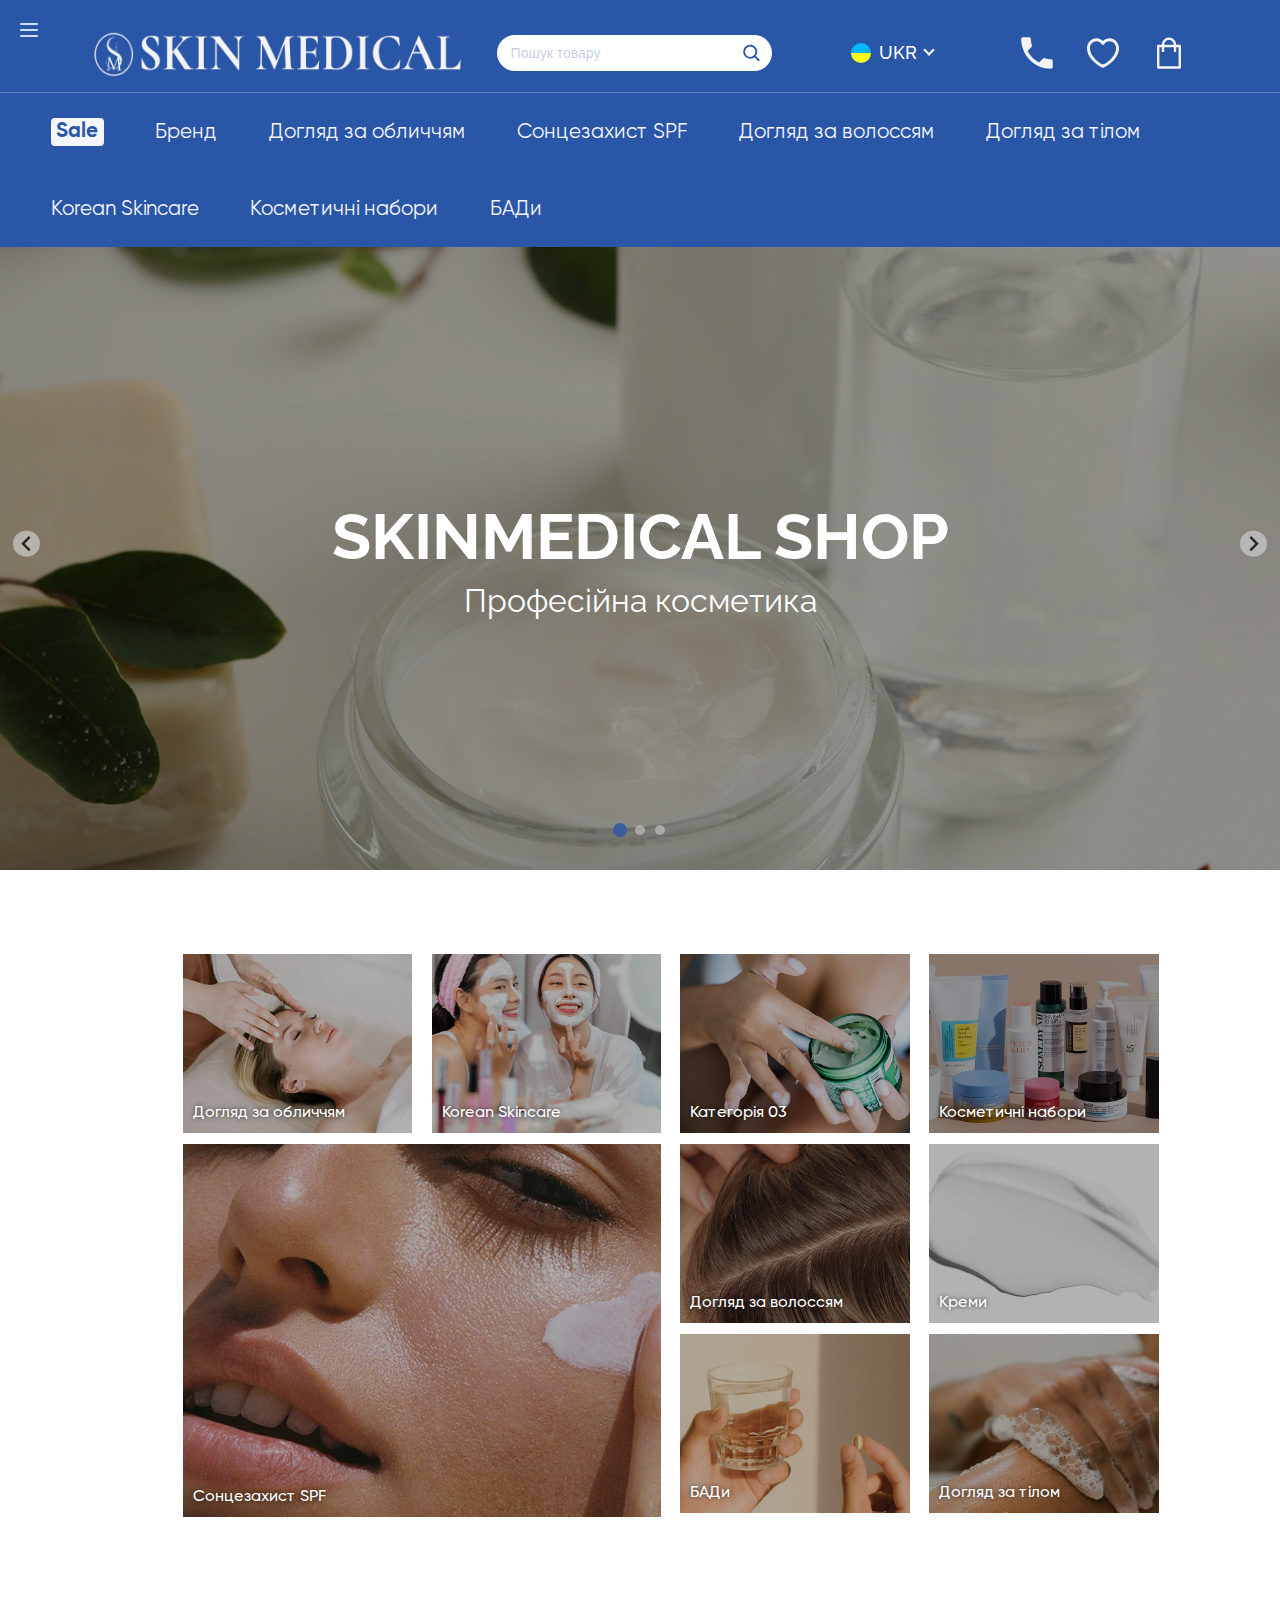
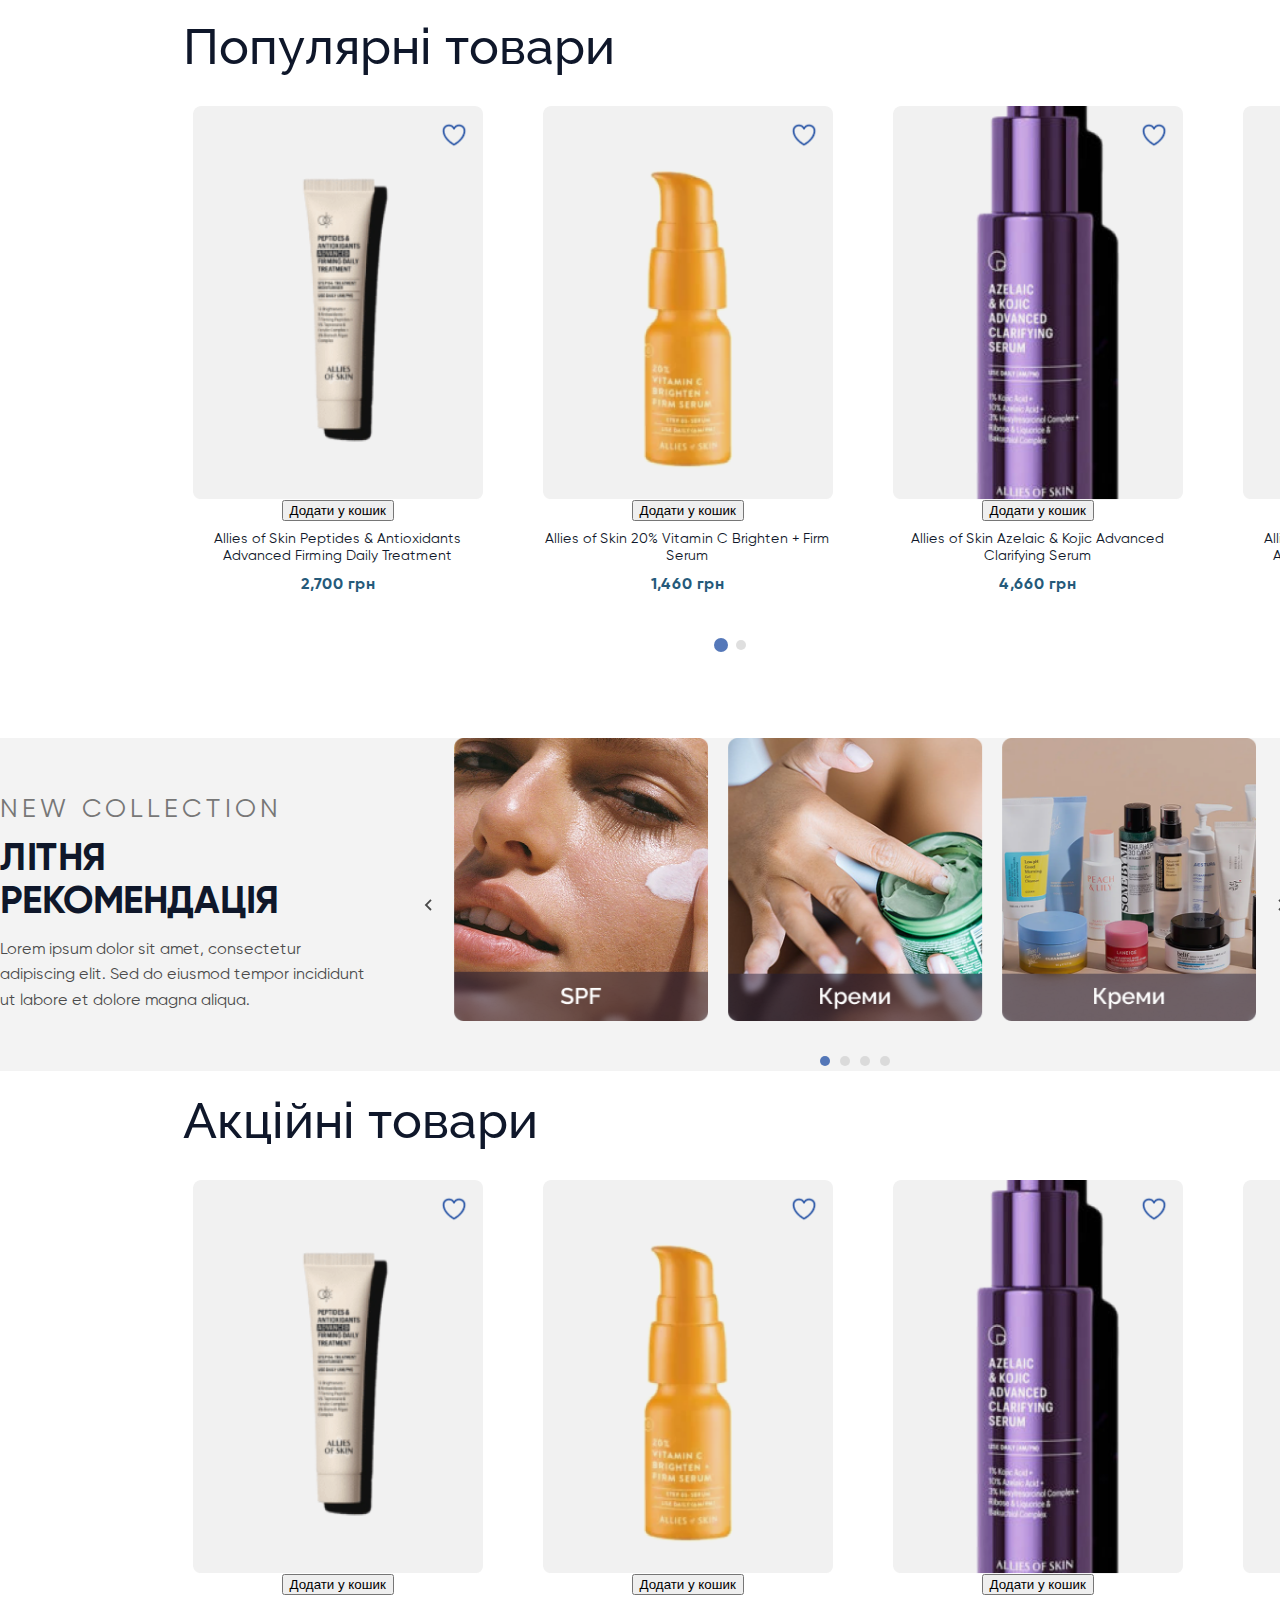
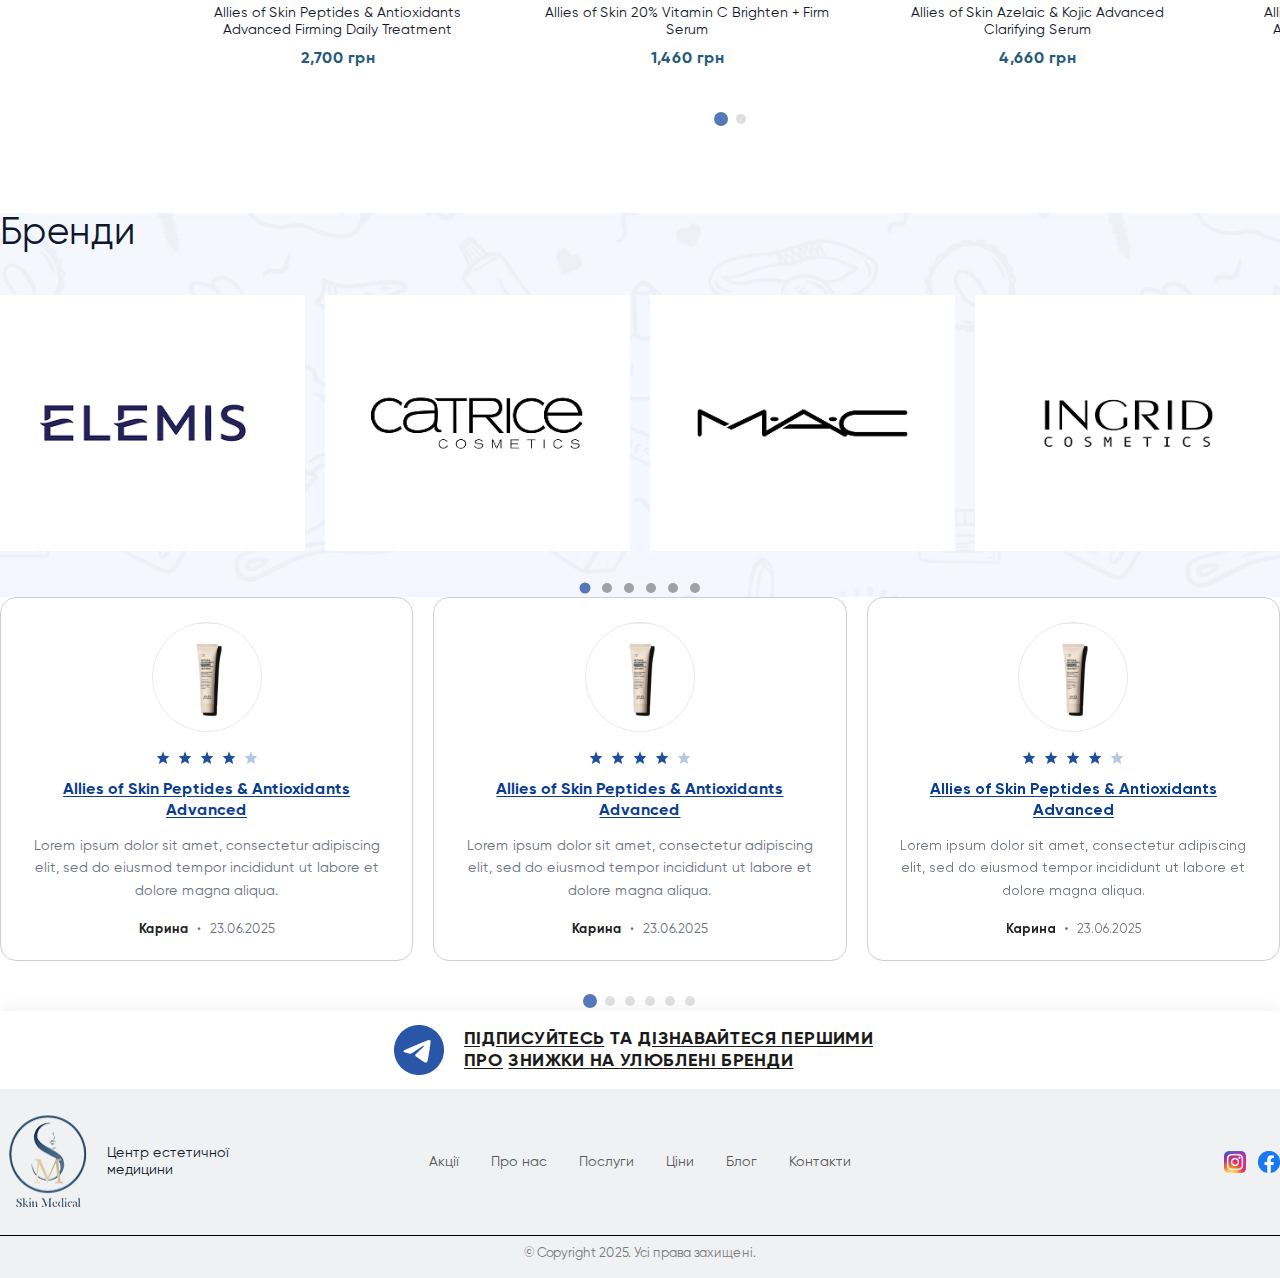
<file: index.html>
<!DOCTYPE html>
<html lang="ru">
  <head>
    <meta charset="UTF-8" />
    <meta name="viewport" content="width=device-width, initial-scale=1.0" />
    <title>SkinMedical Shop</title>
    <link rel="preconnect" href="https://fonts.googleapis.com" />
    <link rel="preconnect" href="https://fonts.gstatic.com" crossorigin />
    <link href="https://fonts.googleapis.com/css2?family=Raleway:ital,wght@0,100..900;1,100..900&display=swap" rel="stylesheet" />
    <link rel="stylesheet" href="https://cdn.jsdelivr.net/npm/@splidejs/splide@4/dist/css/splide.min.css" />
    <link rel="stylesheet" href="css/global.css" />
    <link rel="stylesheet" href="/css/header.css" />
    <link rel="stylesheet" href="/css/grid.css" />
    <link rel="stylesheet" href="/css/slider-products.css" />
    <link rel="stylesheet" href="css/rec.css" />
    <link rel="stylesheet" href="css/brands.css" />
    <link rel="stylesheet" href="css/reviews.css" />
    <link rel="stylesheet" href="css/prefooter.css" />
    <link rel="stylesheet" href="css/footer.css" />
  </head>
  <body>
    <header class="topbar">
      <div class="container topbar__row">
        <button class="burger" aria-label="menu"><span></span><span></span><span></span></button>

        <div class="topbar__left">
          <div class="search search--mobile">
            <svg class="search-icon" width="24" height="24" viewBox="0 0 23 23" xmlns="http://www.w3.org/2000/svg">
              <path
                fill="currentColor"
                d="M20.5892 19.1139L16.4359 14.9589C17.6812 13.3361 18.2626 11.3004 18.0621 9.26478C17.8617 7.22911 16.8944 5.34591 15.3565 3.99719C13.8187 2.64846 11.8254 1.93521 9.78094 2.00212C7.73652 2.06903 5.79411 2.91109 4.34771 4.35748C2.90132 5.80387 2.05926 7.74629 1.99235 9.7907C1.92544 11.8351 2.63869 13.8284 3.98742 15.3663C5.33614 16.9042 7.21935 17.8714 9.25501 18.0719C11.2907 18.2723 13.3264 17.6909 14.9491 16.4456L19.1059 20.6033C19.2035 20.7009 19.3194 20.7784 19.447 20.8312C19.5745 20.884 19.7112 20.9112 19.8493 20.9112C19.9873 20.9112 20.124 20.884 20.2516 20.8312C20.3791 20.7784 20.495 20.7009 20.5927 20.6033C20.6903 20.5057 20.7677 20.3898 20.8205 20.2622C20.8734 20.1347 20.9006 19.998 20.9006 19.8599C20.9006 19.7219 20.8734 19.5852 20.8205 19.4576C20.7677 19.3301 20.6903 19.2142 20.5927 19.1165L20.5892 19.1139ZM4.10462 10.0614C4.10462 8.88517 4.4534 7.73538 5.10687 6.75741C5.76033 5.77943 6.68913 5.01719 7.7758 4.56707C8.86247 4.11696 10.0582 3.99919 11.2118 4.22866C12.3654 4.45812 13.4251 5.02452 14.2568 5.85622C15.0885 6.68792 15.6549 7.74757 15.8843 8.90118C16.1138 10.0548 15.996 11.2505 15.5459 12.3372C15.0958 13.4239 14.3336 14.3527 13.3556 15.0061C12.3776 15.6596 11.2278 16.0084 10.0516 16.0084C8.47487 16.0067 6.96317 15.3797 5.84824 14.2647C4.73332 13.1498 4.10624 11.6381 4.10462 10.0614Z" />
            </svg>
          </div>

          <a class="logo" href="#"><img src="/images/header-logo.png" alt="Skin Medical" /></a>

          <form class="search search--desktop" role="search">
            <input class="search__input" type="search" placeholder="Пошук товару" aria-label="Пошук товару" />
            <button class="search__btn" aria-label="Пошук"></button>
          </form>
        </div>

        <div class="actions">
          <button class="lang" aria-label="Змінити мову">
            <span class="lang__flag"></span>
            <span class="lang__text">UKR</span>
            <span class="lang__arrow"></span>
          </button>

          <button class="icon-btn icon-phone" aria-label="Телефон"></button>
          <button class="icon-btn icon-fav" aria-label="Обране"></button>
          <button class="icon-btn icon-cart" aria-label="Кошик"></button>
        </div>
      </div>

      <nav class="nav">
        <div class="container nav__row">
          <a class="nav__link nav__link--sale" href="#">Sale</a>
          <a class="nav__link" href="#">Бренд</a>
          <a class="nav__link" href="#">Догляд за обличчям</a>
          <a class="nav__link" href="#">Сонцезахист SPF</a>
          <a class="nav__link" href="#">Догляд за волоссям</a>
          <a class="nav__link" href="#">Догляд за тілом</a>
          <a class="nav__link" href="#">Korean Skincare</a>
          <a class="nav__link" href="#">Косметичні набори</a>
          <a class="nav__link" href="#">БАДи</a>
        </div>
      </nav>
    </header>

    <section class="hero">
      <div id="hero-slider" class="splide">
        <div class="splide__track">
          <ul class="splide__list">
            <li class="splide__slide">
              <img src="images/main-header-bg.jpg" alt="Skinmedical hero" class="hero__bg" />
              <div class="hero__content">
                <h1 class="hero__title">SKINMEDICAL SHOP</h1>
                <p class="hero__subtitle">Професійна косметика</p>
              </div>
            </li>
            <li class="splide__slide">
              <img src="images/main-header-bg.jpg" alt="Skinmedical hero" class="hero__bg" />
              <div class="hero__content">
                <h1 class="hero__title">SKINMEDICAL SHOP</h1>
                <p class="hero__subtitle">Професійна косметика</p>
              </div>
            </li>
            <li class="splide__slide">
              <img src="images/main-header-bg.jpg" alt="Skinmedical hero" class="hero__bg" />
              <div class="hero__content">
                <h1 class="hero__title">SKINMEDICAL SHOP</h1>
                <p class="hero__subtitle">Професійна косметика</p>
              </div>
            </li>
          </ul>
        </div>
      </div>
    </section>

    <section class="categories-section">
      <div class="categories-grid">
        <div class="item a"><img src="images/main-cards/main-photo-1.png" alt="" /><span>Догляд за обличчям</span></div>
        <div class="item b"><img src="images/main-cards/main-photo-2.png" alt="" /><span>Korean Skincare</span></div>
        <div class="item c"><img src="images/main-cards/main-photo-3.png" alt="" /><span>Категорія 03</span></div>
        <div class="item d"><img src="images/main-cards/main-photo-4.png" alt="" /><span>Косметичні набори</span></div>
        <div class="item e"><img src="images/main-cards/main-photo-5.png" alt="" /><span>Сонцезахист SPF</span></div>
        <div class="item f"><img src="images/main-cards/main-photo-6.png" alt="" /><span>Догляд за волоссям</span></div>
        <div class="item g"><img src="images/main-cards/main-photo-7.png" alt="" /><span>Креми</span></div>
        <div class="item h"><img src="images/main-cards/main-photo-8.png" alt="" /><span>БАДи</span></div>
        <div class="item i"><img src="images/main-cards/main-photo-9.png" alt="" /><span>Догляд за тілом</span></div>
      </div>
    </section>

    <section class="popular-products">
      <h2 class="section-title">Популярні товари</h2>
      <div class="splide" id="popular-slider">
        <div class="splide__track">
          <ul class="splide__list">
            <!-- Карточка -->
            <li class="splide__slide product-card">
              <img src="images/products/photo1.png" alt="Product 1" />
              <button class="add-to-cart-btn">Додати у кошик</button>
              <p class="product-name">Allies of Skin Peptides & Antioxidants Advanced Firming Daily Treatment</p>
              <span class="product-price">2,700 грн</span>
            </li>

            <li class="splide__slide product-card">
              <img src="images/products/photo2.png" alt="Product 2" />
              <button class="add-to-cart-btn">Додати у кошик</button>
              <p class="product-name">Allies of Skin 20% Vitamin C Brighten + Firm Serum</p>
              <span class="product-price">1,460 грн</span>
            </li>

            <li class="splide__slide product-card">
              <img src="images/products/photo3.png" alt="Product 3" />
              <button class="add-to-cart-btn">Додати у кошик</button>
              <p class="product-name">Allies of Skin Azelaic & Kojic Advanced Clarifying Serum</p>
              <span class="product-price">4,660 грн</span>
            </li>

            <li class="splide__slide product-card">
              <img src="images/products/photo1.png" alt="Product 4" />
              <button class="add-to-cart-btn">Додати у кошик</button>
              <p class="product-name">Allies of Skin Peptides & Antioxidants Advanced Firming Daily Treatment</p>
              <span class="product-price">2,700 грн</span>
            </li>

            <li class="splide__slide product-card">
              <img src="images/products/photo2.png" alt="Product 5" />
              <button class="add-to-cart-btn">Додати у кошик</button>
              <p class="product-name">Allies of Skin Peptides & Omegas Firming Eye Cream</p>
              <span class="product-price">4,770 грн</span>
            </li>
          </ul>
        </div>
      </div>
    </section>

    <section class="rec">
      <div class="wrapper">
        <div class="rec__grid">
          <div class="rec__text">
            <span class="rec__eyebrow">NEW COLLECTION</span>
            <h2 class="rec__title">ЛІТНЯ РЕКОМЕНДАЦІЯ</h2>
            <p class="rec__desc">Lorem ipsum dolor sit amet, consectetur adipiscing elit. Sed do eiusmod tempor incididunt ut labore et dolore magna aliqua.</p>
          </div>
          <section id="rec-splide" class="splide rec__slider" aria-label="Рекомендації">
            <div class="splide__track">
              <ul class="splide__list">
                <li class="splide__slide" style="width: 280px">
                  <img src="images/rec/rec-image-1.png" alt="SPF" class="card__img" />
                </li>

                <li class="splide__slide" style="width: 280px">
                  <img src="images/rec/rec-image-2.png" alt="SPF" class="card__img" />
                </li>

                <li class="splide__slide" style="width: 280px">
                  <img src="images/rec/rec-image-3.png" alt="SPF" class="card__img" />
                </li>

                <li class="splide__slide" style="width: 280px">
                  <img src="images/rec/rec-image-1.png" alt="SPF" class="card__img" />
                </li>
              </ul>
            </div>
          </section>
        </div>
      </div>
    </section>

    <section class="discount-products">
      <h2 class="section-title">Акційні товари</h2>
      <div class="splide" id="discount-slider">
        <div class="splide__track">
          <ul class="splide__list">
            <!-- Карточка -->
            <li class="splide__slide product-card">
              <img src="images/products/photo1.png" alt="Product 1" />
              <button class="add-to-cart-btn">Додати у кошик</button>
              <p class="product-name">Allies of Skin Peptides & Antioxidants Advanced Firming Daily Treatment</p>
              <span class="product-price">2,700 грн</span>
            </li>

            <li class="splide__slide product-card">
              <img src="images/products/photo2.png" alt="Product 2" />
              <button class="add-to-cart-btn">Додати у кошик</button>
              <p class="product-name">Allies of Skin 20% Vitamin C Brighten + Firm Serum</p>
              <span class="product-price">1,460 грн</span>
            </li>

            <li class="splide__slide product-card">
              <img src="images/products/photo3.png" alt="Product 3" />
              <button class="add-to-cart-btn">Додати у кошик</button>
              <p class="product-name">Allies of Skin Azelaic & Kojic Advanced Clarifying Serum</p>
              <span class="product-price">4,660 грн</span>
            </li>

            <li class="splide__slide product-card">
              <img src="images/products/photo1.png" alt="Product 4" />
              <button class="add-to-cart-btn">Додати у кошик</button>
              <p class="product-name">Allies of Skin Peptides & Antioxidants Advanced Firming Daily Treatment</p>
              <span class="product-price">2,700 грн</span>
            </li>

            <li class="splide__slide product-card">
              <img src="images/products/photo2.png" alt="Product 5" />
              <button class="add-to-cart-btn">Додати у кошик</button>
              <p class="product-name">Allies of Skin Peptides & Omegas Firming Eye Cream</p>
              <span class="product-price">4,770 грн</span>
            </li>
          </ul>
        </div>
      </div>
    </section>

    <section class="brands">
      <div class="wrapper">
        <p class="brands__title">Бренди</p>
        <section id="brands-splide" class="splide brands__slider" aria-label="Brands">
          <div class="splide__track">
            <ul class="splide__list">
              <li class="splide__slide">
                <img src="images/brands/brand-1.png" alt="Brand 1" class="card__img" />
              </li>

              <li class="splide__slide">
                <img src="images/brands/brand-2.png" alt="Brand 2" class="card__img" />
              </li>

              <li class="splide__slide">
                <img src="images/brands/brand-3.png" alt="Brand 3" class="card__img" />
              </li>

              <li class="splide__slide">
                <img src="images/brands/brand-4.png" alt="Brand 4" class="card__img" />
              </li>
              <li class="splide__slide">
                <img src="images/brands/brand-1.png" alt="Brand 1" class="card__img" />
              </li>

              <li class="splide__slide">
                <img src="images/brands/brand-2.png" alt="Brand 2" class="card__img" />
              </li>
            </ul>
          </div>
        </section>
      </div>
    </section>

    <section class="reviews">
      <div class="wrapper">
        <section id="reviews-splide" class="splide reviews__slider" aria-label="Reviews">
          <div class="splide__track">
            <ul class="splide__list">
              <li class="splide__slide">
                <div class="review-card">
                  <div class="review-card__thumb">
                    <img src="images/products/product-1.png" alt="Allies of Skin Peptides & Antioxidants Advanced" />
                  </div>

                  <div class="review-card__stars" aria-label="4 из 5">
                    <!-- заполни нужное кол-во .star--filled -->
                    <span class="star star--filled" aria-hidden="true"></span>
                    <span class="star star--filled" aria-hidden="true"></span>
                    <span class="star star--filled" aria-hidden="true"></span>
                    <span class="star star--filled" aria-hidden="true"></span>
                    <span class="star" aria-hidden="true"></span>
                  </div>

                  <h3 class="review-card__title">
                    <a href="#">Allies of Skin Peptides & Antioxidants Advanced</a>
                  </h3>

                  <p class="review-card__text">Lorem ipsum dolor sit amet, consectetur adipiscing elit, sed do eiusmod tempor incididunt ut labore et dolore magna aliqua.</p>

                  <div class="review-card__meta">
                    <span class="review-card__author">Карина</span>
                    <span class="review-card__dot" aria-hidden="true">•</span>
                    <time class="review-card__date" datetime="2025-06-23">23.06.2025</time>
                  </div>
                </div>
              </li>

              <li class="splide__slide">
                <div class="review-card">
                  <div class="review-card__thumb">
                    <img src="images/products/product-1.png" alt="Allies of Skin Peptides & Antioxidants Advanced" />
                  </div>

                  <div class="review-card__stars" aria-label="4 из 5">
                    <!-- заполни нужное кол-во .star--filled -->
                    <span class="star star--filled" aria-hidden="true"></span>
                    <span class="star star--filled" aria-hidden="true"></span>
                    <span class="star star--filled" aria-hidden="true"></span>
                    <span class="star star--filled" aria-hidden="true"></span>
                    <span class="star" aria-hidden="true"></span>
                  </div>

                  <h3 class="review-card__title">
                    <a href="#">Allies of Skin Peptides & Antioxidants Advanced</a>
                  </h3>

                  <p class="review-card__text">Lorem ipsum dolor sit amet, consectetur adipiscing elit, sed do eiusmod tempor incididunt ut labore et dolore magna aliqua.</p>

                  <div class="review-card__meta">
                    <span class="review-card__author">Карина</span>
                    <span class="review-card__dot" aria-hidden="true">•</span>
                    <time class="review-card__date" datetime="2025-06-23">23.06.2025</time>
                  </div>
                </div>
              </li>

              <li class="splide__slide">
                <div class="review-card">
                  <div class="review-card__thumb">
                    <img src="images/products/product-1.png" alt="Allies of Skin Peptides & Antioxidants Advanced" />
                  </div>

                  <div class="review-card__stars" aria-label="4 из 5">
                    <!-- заполни нужное кол-во .star--filled -->
                    <span class="star star--filled" aria-hidden="true"></span>
                    <span class="star star--filled" aria-hidden="true"></span>
                    <span class="star star--filled" aria-hidden="true"></span>
                    <span class="star star--filled" aria-hidden="true"></span>
                    <span class="star" aria-hidden="true"></span>
                  </div>

                  <h3 class="review-card__title">
                    <a href="#">Allies of Skin Peptides & Antioxidants Advanced</a>
                  </h3>

                  <p class="review-card__text">Lorem ipsum dolor sit amet, consectetur adipiscing elit, sed do eiusmod tempor incididunt ut labore et dolore magna aliqua.</p>

                  <div class="review-card__meta">
                    <span class="review-card__author">Карина</span>
                    <span class="review-card__dot" aria-hidden="true">•</span>
                    <time class="review-card__date" datetime="2025-06-23">23.06.2025</time>
                  </div>
                </div>
              </li>

              <li class="splide__slide">
                <div class="review-card">
                  <div class="review-card__thumb">
                    <img src="images/products/product-1.png" alt="Allies of Skin Peptides & Antioxidants Advanced" />
                  </div>

                  <div class="review-card__stars" aria-label="4 из 5">
                    <!-- заполни нужное кол-во .star--filled -->
                    <span class="star star--filled" aria-hidden="true"></span>
                    <span class="star star--filled" aria-hidden="true"></span>
                    <span class="star star--filled" aria-hidden="true"></span>
                    <span class="star star--filled" aria-hidden="true"></span>
                    <span class="star" aria-hidden="true"></span>
                  </div>

                  <h3 class="review-card__title">
                    <a href="#">Allies of Skin Peptides & Antioxidants Advanced</a>
                  </h3>

                  <p class="review-card__text">Lorem ipsum dolor sit amet, consectetur adipiscing elit, sed do eiusmod tempor incididunt ut labore et dolore magna aliqua.</p>

                  <div class="review-card__meta">
                    <span class="review-card__author">Карина</span>
                    <span class="review-card__dot" aria-hidden="true">•</span>
                    <time class="review-card__date" datetime="2025-06-23">23.06.2025</time>
                  </div>
                </div>
              </li>

              <li class="splide__slide">
                <div class="review-card">
                  <div class="review-card__thumb">
                    <img src="images/products/product-1.png" alt="Allies of Skin Peptides & Antioxidants Advanced" />
                  </div>

                  <div class="review-card__stars" aria-label="4 из 5">
                    <!-- заполни нужное кол-во .star--filled -->
                    <span class="star star--filled" aria-hidden="true"></span>
                    <span class="star star--filled" aria-hidden="true"></span>
                    <span class="star star--filled" aria-hidden="true"></span>
                    <span class="star star--filled" aria-hidden="true"></span>
                    <span class="star" aria-hidden="true"></span>
                  </div>

                  <h3 class="review-card__title">
                    <a href="#">Allies of Skin Peptides & Antioxidants Advanced</a>
                  </h3>

                  <p class="review-card__text">Lorem ipsum dolor sit amet, consectetur adipiscing elit, sed do eiusmod tempor incididunt ut labore et dolore magna aliqua.</p>

                  <div class="review-card__meta">
                    <span class="review-card__author">Карина</span>
                    <span class="review-card__dot" aria-hidden="true">•</span>
                    <time class="review-card__date" datetime="2025-06-23">23.06.2025</time>
                  </div>
                </div>
              </li>

              <li class="splide__slide">
                <div class="review-card">
                  <div class="review-card__thumb">
                    <img src="images/products/product-1.png" alt="Allies of Skin Peptides & Antioxidants Advanced" />
                  </div>

                  <div class="review-card__stars" aria-label="4 из 5">
                    <!-- заполни нужное кол-во .star--filled -->
                    <span class="star star--filled" aria-hidden="true"></span>
                    <span class="star star--filled" aria-hidden="true"></span>
                    <span class="star star--filled" aria-hidden="true"></span>
                    <span class="star star--filled" aria-hidden="true"></span>
                    <span class="star" aria-hidden="true"></span>
                  </div>

                  <h3 class="review-card__title">
                    <a href="#">Allies of Skin Peptides & Antioxidants Advanced</a>
                  </h3>

                  <p class="review-card__text">Lorem ipsum dolor sit amet, consectetur adipiscing elit, sed do eiusmod tempor incididunt ut labore et dolore magna aliqua.</p>

                  <div class="review-card__meta">
                    <span class="review-card__author">Карина</span>
                    <span class="review-card__dot" aria-hidden="true">•</span>
                    <time class="review-card__date" datetime="2025-06-23">23.06.2025</time>
                  </div>
                </div>
              </li>
            </ul>
          </div>
        </section>
      </div>
    </section>

    <section class="prefooter" aria-label="Підписка на Telegram">
      <div class="container">
        <a class="prefooter__banner" href="https://t.me/your_channel" target="_blank" rel="noopener">
          <span class="prefooter__icon" aria-hidden="true">
            <img src="images/telegram.png" alt="Telegram icon" />
          </span>

          <span class="prefooter__title">
            <span class="u-underline">ПІДПИСУЙТЕСЬ</span> ТА <span class="u-underline">ДІЗНАВАЙТЕСЯ ПЕРШИМИ ПРО</span>
            <span class="u-underline">ЗНИЖКИ НА УЛЮБЛЕНІ БРЕНДИ</span>
          </span>
        </a>
      </div>
    </section>

    <footer class="site-footer">
      <div class="wrapper">
        <div class="footer-bar">
          <a class="footer-brand" href="/" aria-label="Лого">
            <img src="images/footer-logo.png" width="44" height="44" alt="Лого" />
            <span class="footer-brand__name">Центр естетичної медицини</span>
          </a>

          <nav class="footer-nav" aria-label="Основні посилання">
            <a href="#">Акції</a>
            <a href="#">Про нас</a>
            <a href="#">Послуги</a>
            <a href="#">Ціни</a>
            <a href="#">Блог</a>
            <a href="#">Контакти</a>
          </nav>

          <div class="footer-social" aria-label="Соціальні мережі">
            <a href="#" aria-label="Instagram" class="icn icn--ig" rel="noopener"></a>
            <a href="#" aria-label="Facebook" class="icn icn--fb" rel="noopener"></a>
          </div>
        </div>

        <div class="footer-contacts">
          <a class="footer-phone" href="tel:+380000000000">+38 095 000 00 00</a>
          <div class="footer-social footer-social--mobile">
            <a href="#" aria-label="Instagram" class="icn icn--ig"></a>
            <a href="#" aria-label="Facebook" class="icn icn--fb"></a>
          </div>
          <address class="footer-address">м. Київ, вул. Прикладна, 17/45</address>
        </div>

        <div class="footer-links-grid" aria-label="Навігація">
          <ul class="footer-col">
            <li><a href="#">Акції</a></li>
            <li><a href="#">Про нас</a></li>
            <li><a href="#">Послуги</a></li>
          </ul>
          <ul class="footer-col">
            <li><a href="#">Ціни</a></li>
            <li><a href="#">Блог</a></li>
            <li><a href="#">Контакти</a></li>
          </ul>
        </div>

        <div class="footer-copy">© Copyright 2025. Усі права захищені.</div>
      </div>
    </footer>

    <script src="https://cdn.jsdelivr.net/npm/@splidejs/splide@4/dist/js/splide.min.js"></script>

    <script src="js/script.js"></script>
  </body>
</html>
</file>
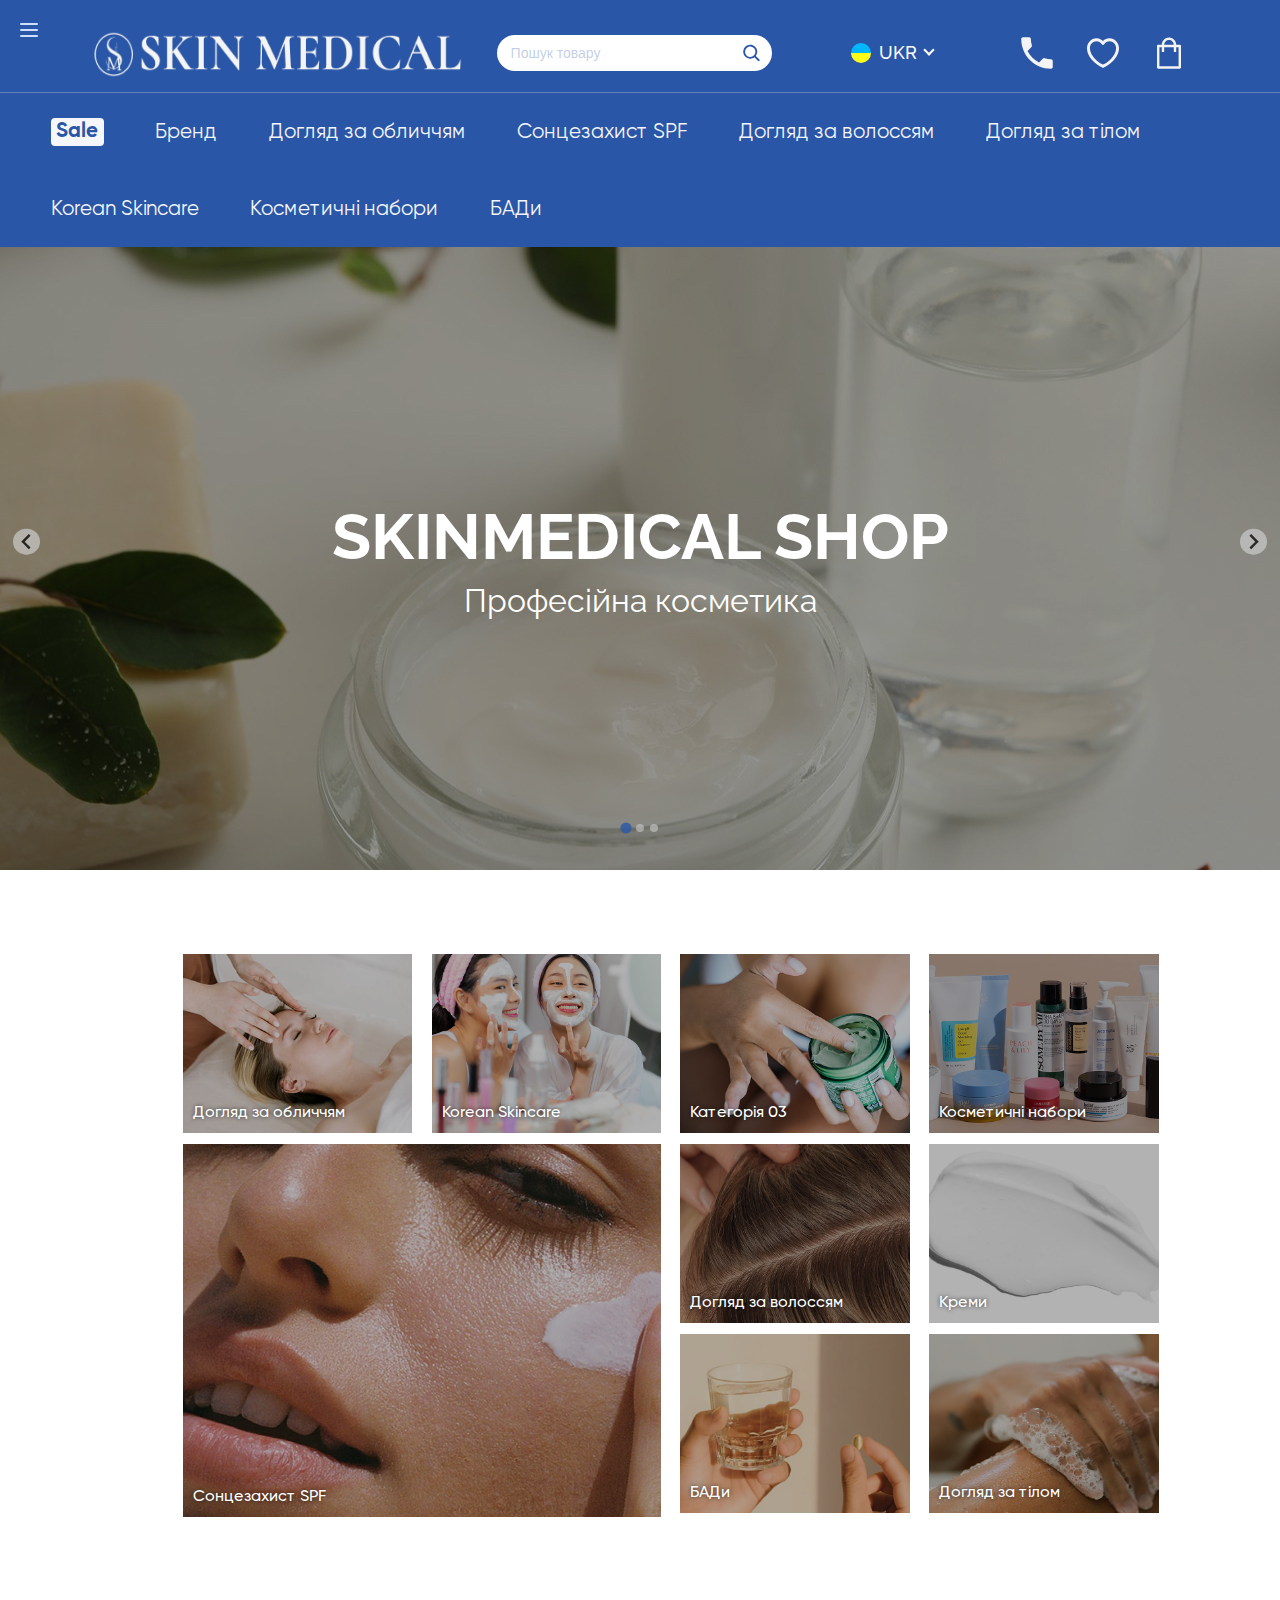
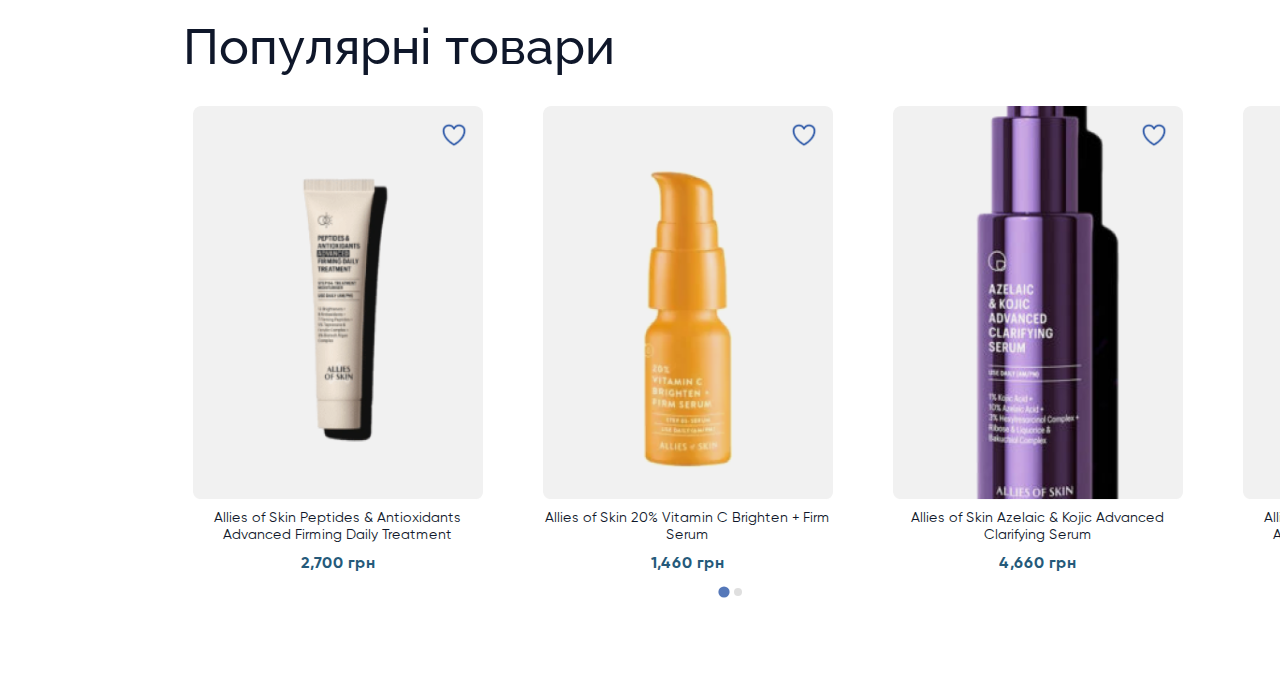
<file: categorypage.html>
<!DOCTYPE html>
<html lang="uk">
  <head>
    <meta charset="utf-8" />
    <meta name="viewport" content="width=device-width, initial-scale=1" />
    <title>Skinmedical SHOP</title>

    <link rel="preconnect" href="https://fonts.gstatic.com" crossorigin />
    <link
      href="https://fonts.googleapis.com/css2?family=Raleway:wght@400;700&display=swap"
      rel="stylesheet"
    />

    <link rel="stylesheet" href="/css/header.css" />
    <link rel="stylesheet" href="/css/grid.css" />
      <link rel="stylesheet" href="/css/slider-products.css" />
<link rel="stylesheet" href="https://cdn.jsdelivr.net/npm/@splidejs/splide@4/dist/css/splide.min.css" />

  </head>
  <body>
    <!-- Верхняя панель -->
    <header class="topbar">
      <div class="container topbar__row">
        <button class="burger" aria-label="menu">
          <span></span><span></span><span></span>
        </button>

        <div class="topbar__left">
          <div class="search search--mobile">
            <svg class="search-icon" width="24" height="24" viewBox="0 0 23 23" xmlns="http://www.w3.org/2000/svg">
              <path fill="currentColor" d="M20.5892 19.1139L16.4359 14.9589C17.6812 13.3361 18.2626 11.3004 18.0621 9.26478C17.8617 7.22911 16.8944 5.34591 15.3565 3.99719C13.8187 2.64846 11.8254 1.93521 9.78094 2.00212C7.73652 2.06903 5.79411 2.91109 4.34771 4.35748C2.90132 5.80387 2.05926 7.74629 1.99235 9.7907C1.92544 11.8351 2.63869 13.8284 3.98742 15.3663C5.33614 16.9042 7.21935 17.8714 9.25501 18.0719C11.2907 18.2723 13.3264 17.6909 14.9491 16.4456L19.1059 20.6033C19.2035 20.7009 19.3194 20.7784 19.447 20.8312C19.5745 20.884 19.7112 20.9112 19.8493 20.9112C19.9873 20.9112 20.124 20.884 20.2516 20.8312C20.3791 20.7784 20.495 20.7009 20.5927 20.6033C20.6903 20.5057 20.7677 20.3898 20.8205 20.2622C20.8734 20.1347 20.9006 19.998 20.9006 19.8599C20.9006 19.7219 20.8734 19.5852 20.8205 19.4576C20.7677 19.3301 20.6903 19.2142 20.5927 19.1165L20.5892 19.1139ZM4.10462 10.0614C4.10462 8.88517 4.4534 7.73538 5.10687 6.75741C5.76033 5.77943 6.68913 5.01719 7.7758 4.56707C8.86247 4.11696 10.0582 3.99919 11.2118 4.22866C12.3654 4.45812 13.4251 5.02452 14.2568 5.85622C15.0885 6.68792 15.6549 7.74757 15.8843 8.90118C16.1138 10.0548 15.996 11.2505 15.5459 12.3372C15.0958 13.4239 14.3336 14.3527 13.3556 15.0061C12.3776 15.6596 11.2278 16.0084 10.0516 16.0084C8.47487 16.0067 6.96317 15.3797 5.84824 14.2647C4.73332 13.1498 4.10624 11.6381 4.10462 10.0614Z"/>
            </svg>
          </div>

          <a class="logo" href="#"><img src="/images/header-logo.png" alt="Skin Medical" /></a>

          <form class="search search--desktop" role="search">
            <input class="search__input" type="search" placeholder="Пошук товару" aria-label="Пошук товару" />
            <button class="search__btn" aria-label="Пошук"></button>
          </form>
        </div>

        <div class="actions">
          <button class="lang" aria-label="Змінити мову">
            <span class="lang__flag"></span>
            <span class="lang__text">UKR</span>
            <span class="lang__arrow"></span>
          </button>

          <button class="icon-btn icon-phone" aria-label="Телефон"></button>
          <button class="icon-btn icon-fav" aria-label="Обране"></button>
          <button class="icon-btn icon-cart" aria-label="Кошик"></button>
        </div>
      </div>

      <nav class="nav">
        <div class="container nav__row">
          <a class="nav__link nav__link--sale" href="#">Sale</a>
          <a class="nav__link" href="#">Бренд</a>
          <a class="nav__link" href="#">Догляд за обличчям</a>
          <a class="nav__link" href="#">Сонцезахист SPF</a>
          <a class="nav__link" href="#">Догляд за волоссям</a>
          <a class="nav__link" href="#">Догляд за тілом</a>
          <a class="nav__link" href="#">Korean Skincare</a>
          <a class="nav__link" href="#">Косметичні набори</a>
          <a class="nav__link" href="#">БАДи</a>
        </div>
      </nav>
    </header>

    <!-- Hero -->
    <section class="hero">
      <div id="hero-slider" class="splide">
        <div class="splide__track">
          <ul class="splide__list">
            <li class="splide__slide">
              <img src="images/main-header-bg.jpg" alt="Skinmedical hero" class="hero__bg">
              <div class="hero__content">
                <h1 class="hero__title">SKINMEDICAL SHOP</h1>
                <p class="hero__subtitle">Професійна косметика</p>
              </div>
            </li>
            <li class="splide__slide">
              <img src="images/main-header-bg.jpg" alt="Skinmedical hero" class="hero__bg">
              <div class="hero__content">
                <h1 class="hero__title">SKINMEDICAL SHOP</h1>
                <p class="hero__subtitle">Професійна косметика</p>
              </div>
            </li>
            <li class="splide__slide">
              <img src="images/main-header-bg.jpg" alt="Skinmedical hero" class="hero__bg">
              <div class="hero__content">
                <h1 class="hero__title">SKINMEDICAL SHOP</h1>
                <p class="hero__subtitle">Професійна косметика</p>
              </div>
            </li>
          </ul>
        </div>
      </div>
    </section>
<section class="categories-section">
    <div class="categories-grid">
      <div class="item a"><img src="images/main-cards/main-photo-1.png" alt=""><span>Догляд за обличчям</span></div>
      <div class="item b"><img src="images/main-cards/main-photo-2.png" alt=""><span>Korean Skincare</span></div>
      <div class="item c"><img src="images/main-cards/main-photo-3.png" alt=""><span>Категорія 03</span></div>
      <div class="item d"><img src="images/main-cards/main-photo-4.png" alt=""><span>Косметичні набори</span></div>
      <div class="item e"><img src="images/main-cards/main-photo-5.png" alt=""><span>Сонцезахист SPF</span></div>
      <div class="item f"><img src="images/main-cards/main-photo-6.png" alt=""><span>Догляд за волоссям</span></div>
      <div class="item g"><img src="images/main-cards/main-photo-7.png" alt=""><span>Креми</span></div>
      <div class="item h"><img src="images/main-cards/main-photo-8.png" alt=""><span>БАДи</span></div>
      <div class="item i"><img src="images/main-cards/main-photo-9.png" alt=""><span>Догляд за тілом</span></div>
    </div>
</section>


<section class="popular-products">
  <h2 class="section-title">Популярні товари</h2>
  <div class="splide" id="popular-slider">
    <div class="splide__track">
      <ul class="splide__list">

        <!-- Карточка -->
        <li class="splide__slide product-card">
         
          <img src="images/products/photo1.png" alt="Product 1">
          <p class="product-name">Allies of Skin Peptides & Antioxidants Advanced Firming Daily Treatment</p>
          <span class="product-price">2,700 грн</span>
        </li>

        <li class="splide__slide product-card">
   
          <img src="images/products/photo2.png" alt="Product 2">
          <p class="product-name">Allies of Skin 20% Vitamin C Brighten + Firm Serum</p>
          <span class="product-price">1,460 грн</span>
        </li>

        <li class="splide__slide product-card">
        
          <img src="images/products/photo3.png" alt="Product 3">
          <p class="product-name">Allies of Skin Azelaic & Kojic Advanced Clarifying Serum</p>
          <span class="product-price">4,660 грн</span>
        </li>

        <li class="splide__slide product-card">

          <img src="images/products/photo1.png" alt="Product 4">
          <p class="product-name">Allies of Skin Peptides & Antioxidants Advanced Firming Daily Treatment</p>
          <span class="product-price">2,700 грн</span>
        </li>

        <li class="splide__slide product-card">
    
          <img src="images/products/photo2.png" alt="Product 5">
          <p class="product-name">Allies of Skin Peptides & Omegas Firming Eye Cream</p>
          <span class="product-price">4,770 грн</span>
        </li>

      </ul>
    </div>
  </div>
</section>


<!-- Подключение JS Splide -->
<script src="https://cdn.jsdelivr.net/npm/@splidejs/splide@4/dist/js/splide.min.js"></script>
<!-- Инициализация после загрузки DOM -->
<script>
  document.addEventListener('DOMContentLoaded', function () {
    new Splide('#hero-slider', {
      type: 'loop',
      autoplay: true,
      interval: 3000,
      pauseOnHover: false,
      arrows: true,
      pagination: true,
      speed: 800,
      
    }).mount();
  });

document.addEventListener('DOMContentLoaded', function () {
  new Splide('#popular-slider', {
    type: 'loop',
    perMove: 1,
    perPage: 4,        // сколько карточек в ряду
    gap: '40px',       // отступ между карточками
    pagination: true,
    arrows: false,
    breakpoints: {
      1024: { perPage: 3 },
      768: { perPage: 2 },
      480: { perPage: 1 },
    },

     breakpoints: {
    768: {
      perPage: 2,
      gap: '12px', // мобильный gap
    },
  },
  }).mount();
});



  
</script>





  </body>
</html>
</file>
<file: css/global.css>
* {
  box-sizing: border-box;
}
body {
  margin: 0;
  font-family: "Raleway", sans-serif;
  color: #333333;
}

p {
  margin: 0;
}

.container {
  max-width: calc(1470px + 48px);
  margin: 0 auto;
  padding: 90px 24px;
}

@media screen and (max-width: 768px) {
  .container {
    padding: 50px 16px 70px 16px;
  }
}
</file>
<file: css/header.css>
/* ============================
   Font-face
   ============================ */
@font-face {
  font-family: "Gilroy";
  src: url("/fonts/Gilroy-Regular.woff2") format("woff2"),
       url("/fonts/Gilroy-Regular.woff") format("woff");
  font-weight: 400;
  font-style: normal;
  font-display: swap;
}
@font-face {
  font-family: "Gilroy";
  src: url("/fonts/Gilroy-Medium.woff2") format("woff2"),
       url("/fonts/Gilroy-Medium.woff") format("woff");
  font-weight: 500;
  font-style: normal;
  font-display: swap;
}
@font-face {
  font-family: "Gilroy";
  src: url("/fonts/Gilroy-Bold.woff2") format("woff2"),
       url("/fonts/Gilroy-Bold.woff") format("woff");
  font-weight: 700;
  font-style: normal;
  font-display: swap;
}

/* ============================
   Base styles
   ============================ */
* {
  box-sizing: border-box;
}
html, body {
  height: 100%;
  margin: 0;
  font-family: "Gilroy", "Raleway", sans-serif;
  color: #0f172a;
  background: #ffffff;
}
img {
  display: block;
  max-width: 100%;
  height: auto;
}
button, a {
  cursor: pointer;
}

/* Variables */
:root {
  --blue-700: #2a56a7;
  --blue-600: #2a56a7;
  --blue-800: #154a96;
  --text-on-dark: #ffffff;
  --sale-bg: #ffffff;
  --container: 1920px;
  --hero-height: 623px; /* десктоп по умолчанию */
}

/* Layout helpers */
.container {
  width: min(var(--container), 100%);
  margin-inline: auto;
  padding-inline: 16px;
  padding: 0 90px;
}

/* ============================
   Topbar
   ============================ */
.topbar {
  background: var(--blue-700);
  color: var(--text-on-dark);
}
.topbar__row {
  display: flex;
  justify-content: space-between;
  align-items: center;
  column-gap: 16px;
  border-bottom: 1px solid #ffffff40;
  padding: 20px 90px 7px;
  position: relative;
}
.topbar__left {
  display: flex;
  align-items: center;
  gap: 35px;
}
.topbar__right {
  display: flex;
  align-items: center;
  gap: 24px;
}
.burger {
  width: 30px;
  height: 20px;
  background: transparent;
  border: 0;
  padding: 0;
  display: inline-grid;
  place-content: center;
  gap: 4px;
  position: absolute;
  top: 20px;
  left: 14px;
}
.burger span {
  display: block;
  width: 18px;
  height: 2px;
  background: #cfe0ff;
  border-radius: 2px;
}
.logo {
  display: inline-flex;
  align-items: center;
  gap: 35px;
  text-decoration: none;
  color: var(--text-on-dark);
}
.logo img {
  min-width: 255px;
  height: 65px;
}
.search {
  position: relative;
  max-width: 275px;
  width: 100%;
}
.search__input {
  width: 100%;
  max-width: 275px;
  height: 36px;
  border-radius: 24px;
  border: 0;
  padding: 0 34px 0 14px;
  font-size: 14px;
  color: #0b2245;
}
.search__input::placeholder {
  color: #2a56a74d;
}
.search__btn {
  position: absolute;
  inset: 0 6px 0 auto;
  margin: auto 0;
  width: 29px;
  height: 29px;
  border: 0;
  background: transparent;
}
.search__btn::before {
  content: "";
  display: block;
  width: 100%;
  height: 100%;
  background: url("../images/icons/search.svg") center/20px 20px no-repeat;
}
.search--desktop {
  display: flex;
}
.search--mobile {
  display: none;
}
.actions {
  display: flex;
  align-items: center;
  gap: 24px;
}
.lang {
  display: inline-flex;
  align-items: center;
  gap: 8px;
  padding: 0 12px;
  height: 32px;
  border: none;
  background: transparent;
  color: #fff;
  font-family: "Raleway", sans-serif;
  font-weight: 500;
  font-size: 18px;
  margin-right: 47px;
}
.lang__flag {
  width: 20px;
  height: 20px;
  background: linear-gradient(180deg, #00b7ff 51.39%, #fffc19 51.96%);
  border-radius: 50px;
}
.lang__arrow {
  width: 8px;
  height: 8px;
  display: inline-block;
  border-left: 2px solid #fff;
  border-bottom: 2px solid #fff;
  transform: rotate(-45deg);
  margin-top: -5px;
}
.icon-btn {
  width: 42px;
  height: 42px;
  border: 0;
}
.icon-fav {
  background: url("../images/icons/favourite.svg") center/32px 32px no-repeat transparent;
}
.icon-cart {
  background: url("../images/icons/cart.svg") center/32px 32px no-repeat transparent;
}

.icon-btn.icon-phone {
  background: url("../images/icons/phone.svg") center/32px 32px no-repeat transparent;
}

/* ============================
   Nav
   ============================ */
.nav {
  background: var(--blue-600);
}
.nav__row {
  display: flex;
  flex-wrap: wrap;
  align-items: center;
  gap: clamp(12px, 4vw, 68px);
  padding: clamp(20px, 2vw, 25px) clamp(40px, 4vw, 80px);
}
.nav__link {
  color: var(--text-on-dark);
  text-decoration: none;
  font-size: 20.5px;
  white-space: nowrap;
  border-radius: 4px;
  opacity: 0.95;
}
.nav__link:hover {
  background: rgba(255, 255, 255, 0.08);
}
.nav__link--sale {
  background: var(--sale-bg);
  font-weight: 700;
  padding: 1px 5px;
  color: #2a56a7;
}

/* ============================
   Hero
   ============================ */
.hero {
  position: relative;
  width: 100%;
  max-width: 1920px;
  overflow: hidden;
  margin: 0 auto;
  height: var(--hero-height);
}

.hero .splide__track,
.hero .splide__slide {
  height: var(--hero-height);
  position: relative;
}

.hero__bg {
  width: 100%;
  height: 100%;
  object-fit: cover;
  object-position: center;
  position: absolute;
  inset: 0;
}

.hero__content {
  position: relative;
  z-index: 1;
  top: 50%;
  transform: translateY(-50%);
  text-align: center;
  color: #fff;
}

.hero__title {
  font-family: Raleway, sans-serif;
  margin: 0 0 8px;
  font-size: 64px;
  font-weight: 700;
  text-transform: uppercase;
}

.hero__subtitle {
  font-family: Raleway, sans-serif;
  margin: 0;
  font-size: 32px;
  font-weight: 400;
}

/* Splide стрелки и пагинация */
.splide__arrow {
  color: #fff;
}

.splide__pagination .splide__pagination__page {
  background: #C9C9C9;
  opacity: 0.6;
}

.splide__pagination .splide__pagination__page.is-active {
  background: #2A56A7CC;
  opacity: 1;
}

/* ============================
   Responsive
   ============================ */
@media (max-width: 992px) {
  :root {
    --hero-height: 447px;
  }

  .topbar__row {
    padding: 15px 40px;
    gap: 12px;
  }
  .topbar__left {
    gap: 12px;
  }
  .topbar__right {
    gap: 18px;
  }
  .search {
    max-width: 280px;
    width: 100%;
  }
  .search__input {
    height: 32px;
    font-size: 13px;
    padding: 0 28px 0 12px;
  }
  .search__btn {
    width: 32px;
    height: 26px;
    background-size: 18px 18px;
  }
  .actions {
    gap: 18px;
  }
  .lang {
    font-size: 16px;
    height: 28px;
    padding: 0 10px;
  }
  .logo img {
    width: 220px;
    height: auto;
  }
}

@media (max-width: 640px) {
  .topbar__row {
    padding: 10px 16px;
    justify-content: space-between;
    align-items: center;
  }
  .logo {
    display: inline-flex;
    align-items: center;
    gap: 12px;
    margin: 0 auto;
    z-index: 2;
  }
  .logo span {
    display: inline;
  }
  .logo img {
    height: auto;
    width: auto;
    max-width: 170px;
  }
  .search.search--mobile {
    display: flex;
    order: 0;
    z-index: 3;
  }
  .search__input {
    display: none;
  }
  .topbar__left {
    gap: 5px;
  }
  .actions {
    order: 3;
    display: flex;
    gap: 12px;
  }
  .burger {
    position: relative;
    top: 0;
    left: 0;
  }
  .icon-btn {
    width: 24px;
    height: 24px;
    background-size: 20px 20px;
  }

  .lang {
    display: none;
  }

  .logo img {
  max-width: 170px;
  min-width: auto;
  height: auto;
}

.nav{
  display: none;
}

.hero__content{
    display: flex;
  justify-content: center;
  align-items: center;
  flex-direction: column;
  gap: 28px;
}
.hero__title {
  font-size: 40px;
  max-width: 275px;
}

.hero__subtitle {
  font-size: 24px;
}

  .icon-btn.icon-phone, /* только телефон */
  .lang { 
    display: none; 
  }
}
</file>
<file: css/grid.css>
.categories-section {
  max-width: 1920px;
  width: 100%;

  margin: 0 auto;
}

.categories-grid {
  display: grid;
  grid-template-areas:
    "a b c d"
    "e e f g"
    "e e h i";
  grid-template-columns: repeat(4, 1fr); /* резиновые колонки */
  grid-auto-rows: 1fr; /* строки равной высоты */
  gap: 2%; /* резиновый gap */
  padding-top: calc(100 / 1080 * 100vh); /* резиновый верх = 100px на Full HD */
  padding-right: calc(182 / 1920 * 100vw); /* резиновый правый = 182px на Full HD */
  padding-bottom: calc(100 / 1080 * 100vh); /* резиновый низ = 100px на Full HD */
  padding-left: calc(274 / 1920 * 100vw); /* резиновый левый = 274px на Full HD */
  justify-content: center;
}

.item {
  position: relative;
  overflow: hidden;

  cursor: pointer;
  transition: transform 0.3s ease, box-shadow 0.3s ease;
  width: 100%;
  aspect-ratio: 351 / 274; /* сохраняем пропорции */
}

.item img {
  width: 100%;
  height: 100%;
  object-fit: cover;
  transition: transform 0.5s ease;
}

.item span {
  position: absolute;
  bottom: 10px;
  left: 10px;
  color: #fff;
  font-weight: 500;
  text-shadow: 0 0 4px rgba(0, 0, 0, 0.7);
  z-index: 2;
  font-size: 1rem;
}

/* Ховер */
.item:hover {
  transform: scale(1.03);
  box-shadow: 0 10px 25px rgba(0, 0, 0, 0.2);
}

.item:hover img {
  transform: scale(1.1);
}

/* Большой блок E */
.item.e {
  grid-column: span 2;
  grid-row: span 2;
}

/* Планшеты */
@media (max-width: 1024px) {
  .categories-grid {
    grid-template-columns: repeat(2, 1fr);
    grid-template-areas:
      "a b"
      "c d"
      "e e"
      "f g";
    gap: 2%;
    padding: 5%; /* резиновый padding для планшета */
  }

  .item.e {
    grid-column: span 2;
    grid-row: span 2;
  }
}

@media (max-width: 640px) {
  @media (max-width: 640px) {
    .item.a,
    .item.b,
    .item.c,
    .item.d {
      display: none;
    }
  }
}
/* Мобилки */
</file>
<file: css/slider-products.css>
.section-title {
  margin: 20px 0;
  font-family: Raleway;
  font-weight: 500;
  font-style: Medium;
  font-size: 50px;
}

.popular-products {
  max-width: 1920px;
  margin: auto; /* резиновый верх = 100px на Full HD */
  /* резиновый правый = 182px на Full HD */
  padding-bottom: calc(100 / 1080 * 100vh); /* резиновый низ = 100px на Full HD */
  padding-left: calc(274 / 1920 * 100vw); /* резиновый левый = 274px на Full HD */
}

.discount-products {
  max-width: 1920px;
  margin: auto; /* резиновый верх = 100px на Full HD */
  /* резиновый правый = 182px на Full HD */
  padding-bottom: calc(100 / 1080 * 100vh); /* резиновый низ = 100px на Full HD */
  padding-left: calc(274 / 1920 * 100vw); /* резиновый левый = 274px на Full HD */
}

.product-card {
  position: relative;
  background: #fff;
  border-radius: 8px;
  padding: 10px;
  text-align: center;
  width: 310px !important; /* фиксированная ширина карточки */
}

.product-card img {
  max-width: 310px;
  width: 100%;
  border-radius: 8px;
}

.product-name {
  font-size: 14px;
  margin: 10px 0;
  text-align: center;
}

.product-price {
  font-weight: bold;
  color: #255a7a;
  display: block;
  text-align: center;
}

.wishlist-btn {
  position: absolute;
  top: 10px;
  right: 10px;
  background: none;
  border: none;
  font-size: 18px;
  cursor: pointer;
}

.wishlist-btn:hover {
  color: red;
}

.splide__pagination {
  position: static !important;
  margin-top: 30px;
  text-align: center;
}

.hero .splide__pagination {
  margin-top: -50px;
}

.splide__pagination__page {
  background: #ccc;
  width: 10px;
  height: 10px;
  border-radius: 50%;
  margin: 5px;
  opacity: 1;
  transition: background 0.3s;
}

.splide__pagination__page.is-active {
  background: #000;
}

@media (max-width: 768px) {
  .product-card {
    width: 154px !important;
  }

  .product-card img {
    max-width: 154px;
  }

  .popular-products {
    max-width: 1920px;
    margin: auto;
    padding-bottom: calc(100 / 1080 * 100vh);
    padding-left: 5%;
  }

  .section-title {
    margin: 20px 0;
    font-family: Raleway;
    font-weight: 500;
    font-style: Medium;
    font-size: 32px;
  }
}

@media screen and (max-width: 640px) {
  .hero .splide__pagination {
    margin-top: -50px;
  }
}
</file>
<file: css/rec.css>
.rec {
  background: #f3f3f3;
}

.rec__grid {
  display: flex;
  justify-content: center;
  /* grid-template-columns: minmax(280px, 460px) 1fr; */
  gap: 56px;
  align-items: center;
}

.rec__text {
  max-width: 550px;
  width: 100%;
}

.rec__eyebrow {
  display: inline-block;
  font-size: 26px;
  letter-spacing: 0.16em;
  color: #777;
  text-transform: uppercase;
  margin-bottom: 12px;
}
.rec__title {
  margin: 0 0 14px;
  font-weight: 800;
  font-size: clamp(32px, 3vw, 40px);
  line-height: 1.12;
}
.rec__desc {
  margin: 0;
  color: #4b4b4b;
  line-height: 1.6;
}

.rec__slider {
  padding: 0 24px;
}

.rec__slider .splide__slide img {
  width: 100%;
  height: 100%;
  object-fit: cover;
}

.rec__slider .splide__arrow--prev {
  left: -0.5em;
  background: none;
  width: 12px;
  height: 12px;
}

.rec__slider .splide__arrow--next {
  right: -0.5em;
  background: none;
  width: 12px;
  height: 12px;
}

.rec__slider .splide__pagination {
  bottom: -1.5em;
}

.rec__slider .splide__pagination__page.is-active {
  background-color: rgba(42, 86, 167, 0.8);
  transform: none;
}

/* Пагинация-крапки */
.rec__pagination {
  margin-top: 14px;
}
.rec__pagination .splide__pagination__page {
  width: 8px;
  height: 8px;
  background: #000;
  opacity: 0.35;
  margin: 0 6px;
}
.rec__pagination .splide__pagination__page.is-active {
  opacity: 1;
  transform: scale(1.1);
}

@media (max-width: 1024px) {
  .rec__grid {
    flex-direction: column;
    align-items: flex-start;
    gap: 36px;
  }
}
@media (max-width: 768px) {
  .rec__eyebrow {
    font-size: 16px;
  }

  .rec__slider {
    padding: 0;
  }

  .rec__slider .splide__arrow--prev,
  .rec__slider .splide__arrow--next {
    display: none;
  }
}
</file>
<file: css/reviews.css>
:root {
  --rc-bg: #fff;
  --rc-border: #e7e7ea;
  --rc-shadow: 0 3px 18px rgba(0, 0, 0, 0.06);
  --rc-radius: 16px;

  --rc-text: #222;
  --rc-muted: #6b7280;
  --rc-link: #0a3d8f; /* синий, как на скрине */
  --rc-star: #b7c6e3; /* контур/пустая звезда */
  --rc-star-active: #1f4e9d; /* заполненная звезда */
}

.review-card {
  background: var(--rc-bg);
  border: 1px solid #cecece;
  border-radius: var(--rc-radius);
  padding: 24px 24px 22px;
  text-align: center;
  color: var(--rc-text);
  display: grid;
  grid-template-rows: auto auto auto 1fr auto;
  row-gap: 12px;
}

.review-card__thumb {
  width: 110px;
  height: 110px;
  border-radius: 50%;
  margin: 0 auto 6px;
  background: #f0f2f5;
  display: grid;
  place-items: center;
  overflow: hidden;
  border: 1px solid var(--rc-border);
}
.review-card__thumb img {
  width: 110px;
  height: 110px;
  object-fit: contain;
  display: block;
}

.review-card__stars {
  display: inline-flex;
  gap: 6px;
  justify-content: center;
  align-items: center;
  margin: 0 auto 2px;
}
.star {
  width: 16px;
  height: 16px;
  display: inline-block;
  background: conic-gradient(from 0deg, transparent 0 0) no-repeat;
  -webkit-mask: url('data:image/svg+xml;utf8,<svg xmlns="http://www.w3.org/2000/svg" viewBox="0 0 24 24"><path d="M12 17.27l6.18 3.73-1.64-7.03L21.5 9.24l-7.12-.61L12 2 9.62 8.63 2.5 9.24l4.96 4.73L5.82 21z"/></svg>')
    center/contain;
  mask: url('data:image/svg+xml;utf8,<svg xmlns="http://www.w3.org/2000/svg" viewBox="0 0 24 24"><path d="M12 17.27l6.18 3.73-1.64-7.03L21.5 9.24l-7.12-.61L12 2 9.62 8.63 2.5 9.24l4.96 4.73L5.82 21z"/></svg>')
    center/contain;
  background-color: var(--rc-star);
}
.star--filled {
  background-color: var(--rc-star-active);
}

.review-card__title {
  margin: 0;
  font-size: 16px;
  font-weight: 700;
  line-height: 1.35;
}
.review-card__title a {
  color: var(--rc-link);
  text-underline-offset: 2px;
}
.review-card__title a:hover {
  text-decoration: underline;
}

.review-card__text {
  margin: 0;
  color: var(--rc-muted);
  font-size: 14px;
  line-height: 1.6;
}

.review-card__meta {
  display: inline-flex;
  gap: 8px;
  align-items: center;
  justify-content: center;
  margin-top: 8px;
  font-size: 13px;
}
.review-card__author {
  font-weight: 700;
}
.review-card__date {
  color: var(--rc-muted);
}
.review-card__dot {
  color: var(--rc-muted);
}

.reviews__slider .splide__arrow--prev {
  left: -1.5em;
  background: none;
  width: 12px;
  height: 12px;
}

.reviews__slider .splide__arrow--next {
  right: -1.5em;
  background: none;
  width: 12px;
  height: 12px;
}

.reviews__slider .splide__pagination {
  bottom: -1.5em;
}

@media screen and (max-width: 768px) {
  .reviews__slider .splide__arrow--prev {
    left: -1em;
  }

  .reviews__slider .splide__arrow--next {
    right: -1em;
  }
}

/* адаптив — лёгкая компактность на узких */
@media (max-width: 480px) {
  .review-card {
    padding: 18px 16px 16px;
    row-gap: 10px;
  }

  .review-card__title {
    font-size: 16px;
  }
  .review-card__text {
    font-size: 14px;
  }
}
</file>
<file: css/prefooter.css>
:root {
  --container-w: 1470px;
  --pf-text: #1b1b1b;
  --pf-muted: #6b7280;
  --pf-divider: #e6e6e8;
}

.prefooter {
  background: #fff;
  padding: 14px 0;
  box-shadow: 0px -4px 14.5px 0px #0000000d;
}

.prefooter .container {
  max-width: 540px;
  margin: 0 auto;
  padding: 0 24px;
}

.prefooter__banner {
  display: flex;
  align-items: center;
  gap: 20px;
  text-decoration: none;
  color: var(--pf-text);
}

.prefooter__icon {
  display: flex;
  width: 50px;
  height: 50px;
}

.prefooter__icon img {
  max-width: initial;
}

.prefooter__title {
  font-weight: 800;
  text-transform: uppercase;
  letter-spacing: 0.02em;
  line-height: 1.25;
  font-size: 18px;
}

.u-underline {
  text-decoration: underline;
  text-underline-offset: 2px;
}

/* мобильная компактность */
@media (max-width: 480px) {
  .prefooter {
    padding: 12px 0;
  }
  .prefooter__banner {
    gap: 10px;
  }
  .prefooter__title {
    line-height: 1.3;
    font-size: 16px;
  }
}
</file>
<file: css/footer.css>
.site-footer {
  background-color: rgba(240, 241, 243, 1);
}
.footer-bar {
  display: grid;
  grid-template-columns: 1fr auto 1fr;
  align-items: center;
  gap: 16px;
  padding: 18px 0;
  border-bottom: 1px solid #000;
}
.footer-brand {
  display: flex;
  align-items: center;
  gap: 12px;
  text-decoration: none;
  color: inherit;
}
.footer-brand img {
  width: 95px;
  height: 110px;
}
.footer-brand__name {
  font-size: 14px;
  line-height: 1.2;
  max-width: 140px;
}

.footer-nav {
  display: flex;
  gap: 32px;
  justify-self: center;
}
.footer-nav a {
  color: #5a5a5a;
  text-decoration: none;
  font-size: 14px;
}
.footer-nav a:hover {
  color: #111;
}

.footer-social {
  display: flex;
  gap: 12px;
  justify-self: end;
}
.icn {
  width: 22px;
  height: 22px;
  display: inline-block;
  background-size: contain;
  background-repeat: no-repeat;
}
.icn--ig {
  background-image: url("../images/inst.png");
}
.icn--fb {
  background-image: url("../images/fb.png");
}

/* mobile blocks (hidden on desktop) */
.footer-contacts {
  display: none;
  padding: 36px 0 8px;
}
.footer-phone {
  display: inline-block;
  margin-bottom: 8px;
  color: #111;
  text-decoration: none;
}
.footer-address {
  margin: 6px 0 0;
  font-style: normal;
  color: #555;
}

.footer-social--mobile {
  display: none;
  gap: 12px;
  margin: 6px 0 12px 0;
}

/* links grid for mobile */
.footer-links-grid {
  display: none;
  grid-template-columns: 1fr 1fr;
  gap: 8px 48px;
  padding: 8px 0 12px;
}
.footer-col {
  list-style: none;
  margin: 0;
  padding: 0;
  display: grid;
  gap: 8px;
}
.footer-col a {
  color: #4b4b4b;
  text-decoration: none;
  font-size: 14px;
}
.footer-col a:hover {
  color: #111;
}

/* copyright */
.footer-copy {
  text-align: center;
  padding: 10px 0 16px;
  font-size: 13px;
  color: #7a7a7a;
}

/* responsive */
@media (max-width: 1024px) {
  .footer-nav {
    gap: 24px;
  }
}

@media (max-width: 768px) {
  .footer-bar {
    display: none;
  }
  .footer-brand {
    order: 1;
  }
  .footer-nav {
    display: none;
  }
  .footer-social {
    display: none;
  }
  .footer-contacts {
    display: block;
    order: 2;
  }
  .footer-social--mobile {
    display: flex;
    justify-self: flex-start;
  }
  .footer-links-grid {
    display: grid;
    order: 3;
  }
  .footer-copy {
    order: 4;
  }
}
</file>
<file: css/brands.css>
.brands {
  background: url("../images/brands/brands-bg.png") center center no-repeat;
}

.brands__title {
  font-size: 38px;
  line-height: 42px;
  margin-bottom: 40px;
}

.brands .splide__slide img {
  width: 100%;
  height: 100%;
  object-fit: cover;
}

.brands .splide__pagination {
  bottom: -2.5em;
}

.brands .splide__pagination__page.is-active {
  background-color: rgba(42, 86, 167, 0.8);
  transform: none;
}

.brands .splide__pagination__page {
  width: 10px;
  height: 10px;
  background: #000;
  opacity: 0.35;
  margin: 0 6px;
}

.brands .splide__pagination__page.is-active {
  opacity: 1;
  transform: scale(1.1);
}

@media screen and (max-width: 768px) {
  .brands__title {
    font-size: 32px;
    line-height: 38px;
    margin-bottom: 24px;
    text-align: center;
  }

  .brands .wrapper {
    padding: 50px 0 50px 16px;
  }
}
</file>
